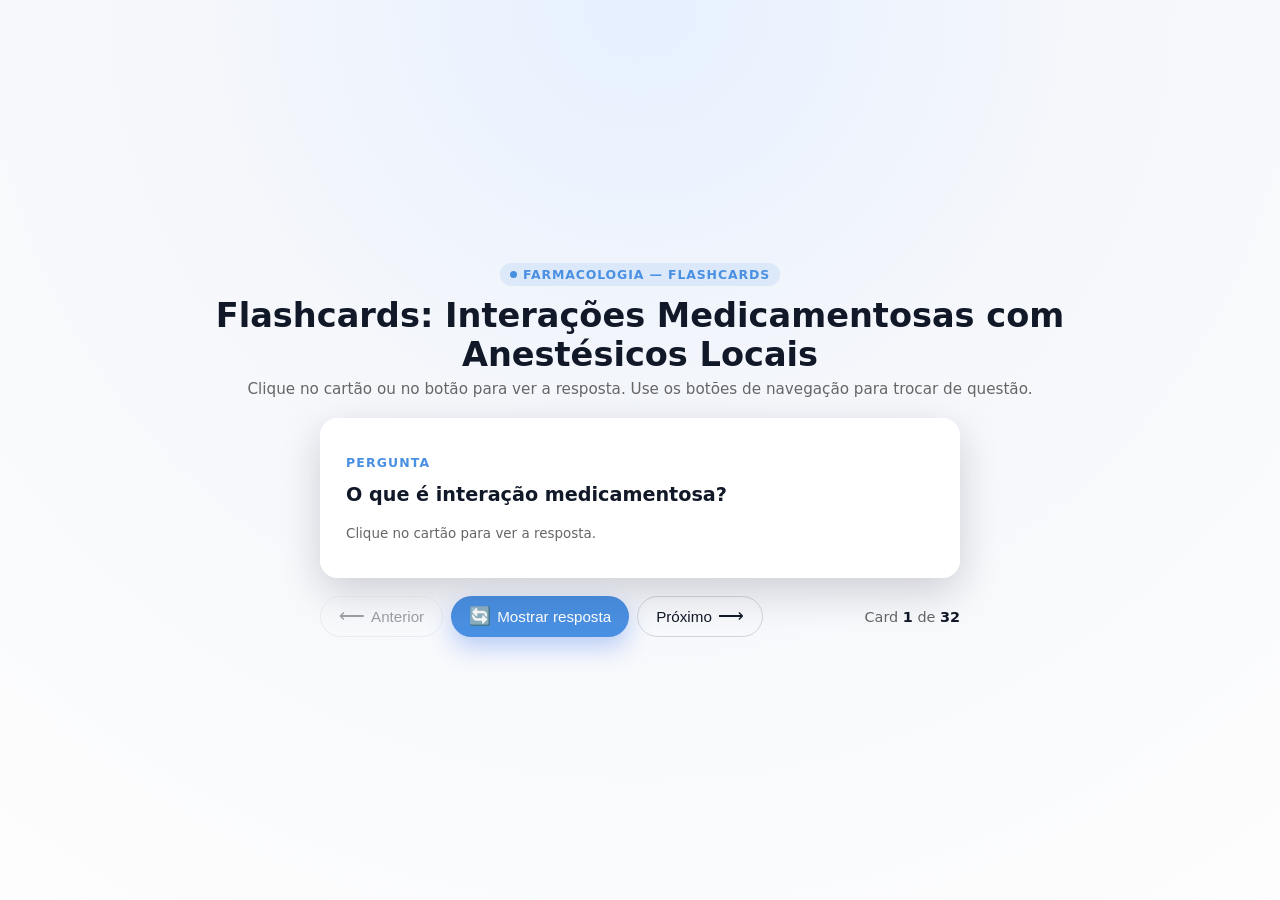
<file: hemofilia/index3.html>
<!DOCTYPE html>
<html lang="pt-BR">
<head>
  <meta charset="UTF-8">
  <title>Flashcards de Farmacologia</title>
  <meta name="viewport" content="width=device-width, initial-scale=1.0">

  <style>
    :root {
      --bg: #f5f7fb;
      --card-bg: #ffffff;
      --primary: #4a90e2;
      --primary-soft: rgba(74,144,226,0.12);
      --accent: #00b39f;
      --danger: #e85a4f;
      --text: #222;
      --muted: #666;
      --radius: 18px;
      --shadow: 0 14px 40px rgba(15, 23, 42, 0.18);
      --transition: 0.4s cubic-bezier(.25,.9,.25,1);
    }

    * {
      box-sizing: border-box;
      margin: 0;
      padding: 0;
    }

    body {
      font-family: system-ui, -apple-system, BlinkMacSystemFont, "Segoe UI", sans-serif;
      background: radial-gradient(circle at top, #e6f0ff 0, #f5f7fb 40%, #fdfdfd 100%);
      color: var(--text);
      min-height: 100vh;
      display: flex;
      align-items: center;
      justify-content: center;
      padding: 16px;
    }

    .app {
      width: 100%;
      max-width: 1000px;
      margin: 0 auto;
      text-align: center;
    }

    h1 {
      font-size: clamp(1.6rem, 4vw, 2.1rem);
      margin-bottom: 6px;
      color: #111827;
    }

    .subtitle {
      font-size: 0.95rem;
      color: var(--muted);
      margin-bottom: 20px;
      padding: 0 8px;
    }

    .chip {
      display: inline-flex;
      align-items: center;
      gap: 6px;
      padding: 4px 10px;
      border-radius: 999px;
      background: var(--primary-soft);
      color: var(--primary);
      font-size: 0.78rem;
      font-weight: 600;
      margin-bottom: 10px;
      text-transform: uppercase;
      letter-spacing: 0.07em;
    }

    .chip-dot {
      width: 7px;
      height: 7px;
      border-radius: 999px;
      background: var(--primary);
    }

    .card-wrapper {
      perspective: 1200px;
      height: 10%;
      margin: 0 auto 18px;
      position: relative;
      padding: 0 4px;
    }

    .card {
      width: 100%;
      max-width: 640px;
      margin: 0 auto;
      background: transparent;
      border-radius: var(--radius);
      box-shadow: none;
      position: relative;
      cursor: pointer;
    }

    .card-inner {
      position: relative;
      min-height: 160px;
      border-radius: var(--radius);
      background: var(--card-bg);
      box-shadow: var(--shadow);
      padding: 28px 26px;
      transform-style: preserve-3d;
      transition: transform var(--transition), box-shadow var(--transition), background 0.3s ease;
    }

    .card-inner:hover {
      box-shadow: 0 18px 48px rgba(15, 23, 42, 0.22);
      transform: translateY(-2px) rotateY(var(--rotateY, 0deg));
    }

    .card-inner {
      --rotateY: 0deg;
      transform: rotateY(0deg);
    }

    .card.flipped .card-inner {
      --rotateY: 180deg;
      transform: rotateY(180deg);
    }

    .face {
      position: absolute;
      inset: 0;
      backface-visibility: hidden;
      display: flex;
      flex-direction: column;
      justify-content: center;
      align-items: flex-start;
      text-align: left;
      padding: 28px 26px;
      border-radius: var(--radius);
      background: var(--card-bg);
    }

    .face.back {
      transform: rotateY(180deg);
    }

    .label {
      font-size: 0.78rem;
      text-transform: uppercase;
      letter-spacing: 0.09em;
      font-weight: 700;
      color: var(--primary);
      margin-bottom: 10px;
    }

    .question {
      font-size: 1.2rem;
      line-height: 1.6;
      font-weight: 600;
      color: #111827;
    }

    .answer {
      font-size: 1.03rem;
      color: #111827;
    }

    .answer strong {
      color: #0f766e;
    }

    .small-note {
      font-size: 0.84rem;
      color: var(--muted);
      margin-top: 16px;
    }

    .controls {
      display: flex;
      justify-content: space-between;
      align-items: center;
      width: 100%;
      max-width: 640px;
      margin: 0 auto;
      gap: 12px;
      flex-wrap: wrap;
    }

    .btn-group {
      display: flex;
      gap: 8px;
      flex-wrap: wrap;
      justify-content: center;
    }

    button {
      border: none;
      border-radius: 999px;
      padding: 9px 18px;
      font-size: 0.95rem;
      font-weight: 500;
      display: inline-flex;
      align-items: center;
      gap: 6px;
      cursor: pointer;
      transition: background 0.2s ease, transform 0.1s ease, box-shadow 0.2s ease;
      background: #e5e7eb;
      color: #111827;
      white-space: nowrap;
    }

    button span.icon {
      font-size: 1.1rem;
    }

    button.primary {
      background: var(--primary);
      color: white;
      box-shadow: 0 10px 25px rgba(37, 99, 235, 0.3);
    }

    button.primary:hover {
      background: #316fd0;
      transform: translateY(-1px);
      box-shadow: 0 14px 30px rgba(37, 99, 235, 0.4);
    }

    button.ghost {
      background: transparent;
      border: 1px solid #d1d5db;
    }

    button:hover:not(:disabled) {
      transform: translateY(-1px);
    }

    button:disabled {
      opacity: 0.4;
      cursor: not-allowed;
      box-shadow: none;
    }

    .counter {
      font-size: 0.9rem;
      color: var(--muted);
      text-align: center;
    }

    .counter strong {
      color: #111827;
    }

    /* Mobile */
    @media (max-width: 700px) {
      body {
        padding: 12px;
      }

      .card-wrapper {
        padding: 0;
      }

      .card-inner {
        padding: 20px 16px;
        box-shadow: 0 10px 26px rgba(15, 23, 42, 0.14);
      }

      .face {
        padding: 20px 16px;
      }

      .question,
      .answer {
        font-size: 1.02rem;
      }
      .controls {
        flex-direction: column;
        align-items: stretch;
        gap: 10px;
      }

      .btn-group {
        justify-content: center;
      }

      button {
        flex: 1 1 auto;
        justify-content: center;
      }
    }
  </style>
</head>
<body>

  <div class="app">
    <div class="chip">
      <span class="chip-dot"></span>
      Farmacologia — Flashcards
    </div>

    <h1>Flashcards: Interações Medicamentosas com Anestésicos Locais</h1>
    <p class="subtitle">
      Clique no cartão ou no botão para ver a resposta. Use os botões de navegação para trocar de questão.
    </p>

    <div class="card-wrapper">
      <div class="card" id="flashcard">
        <div class="card-inner">
          <div class="face front">
            <div class="label">Pergunta</div>
            <div class="question" id="question-text">
              O que você entende por farmacodinâmica?
            </div>
            <div class="small-note">Clique no cartão para ver a resposta.</div>
          </div>

          <div class="face back">
            <div class="label" style="color: var(--accent);">Resposta</div>
            <div class="answer" id="answer-text">
              Parte da farmacologia que estuda o que o fármaco faz no organismo,
              isto é, seus mecanismos de ação e efeitos bioquímicos e fisiológicos.
            </div>
            <div class="small-note">Clique novamente para voltar à pergunta.</div>
          </div>
        </div>
      </div>
    </div>

    <div class="controls">
      <div class="btn-group">
        <button id="prev-btn" class="ghost">
          <span class="icon">⟵</span> Anterior
        </button>

        <button id="flip-btn" class="primary">
          <span class="icon">🔄</span> Mostrar resposta
        </button>

        <button id="next-btn" class="ghost">
          Próximo <span class="icon">⟶</span>
        </button>
      </div>

      <div class="counter">
        Card <strong id="current-index">1</strong> de <strong id="total-cards">1</strong>
      </div>
    </div>
  </div>

  <script>
    const flashcards = [
      /* 1 – Conceito de interação */
      {
        question: "O que é interação medicamentosa?",
        answer: "É a alteração no efeito ou na toxicidade de um fármaco em virtude do uso concomitante de outros medicamentos (ou substâncias). Pode ser benéfica (aumentando a eficácia) ou prejudicial (reduzindo o efeito ou aumentando a toxicidade)."
      },
      /* 2 – Quando vira problema */
      {
        question: "Quando a interação medicamentosa se torna um problema clínico?",
        answer: "Quando suas consequências causam dano ao paciente, como aumento importante da toxicidade, falha terapêutica, descompensação de doenças de base ou até eventos irreversíveis, como arritmias graves e parada cardiorrespiratória."
      },
      /* 3 – Conceito de anestésico local */
      {
        question: "Qual é a principal ação dos anestésicos locais na odontologia?",
        answer: "Eles bloqueiam os canais de sódio das membranas plasmáticas, impedindo a despolarização e a condução do impulso nervoso. Assim, interrompem a transmissão do estímulo doloroso, sem alterar o nível de consciência do paciente."
      },
      /* 4 – Estrutura geral */
      {
        question: "Quais são as três porções principais da estrutura de um anestésico local?",
        answer: "1) Porção aromática lipofílica (facilita a penetração na membrana);\n2) Cadeia intermediária (do tipo éster ou amida);\n3) Grupamento amina hidrofílico (influencia solubilidade e velocidade de ação)."
      },
      /* 5 – Tipo éster */
      {
        question: "Quais são características dos anestésicos locais do tipo éster?",
        answer: "Possuem grupo funcional -COO-, são mais instáveis e mais propensos a reações alérgicas, pois sua metabolização forma ácidos (como PABA). Exemplos: procaína, benzocaína e tetracaína."
      },
      /* 6 – Tipo amida */
      {
        question: "Quais são características dos anestésicos locais do tipo amida?",
        answer: "Possuem grupo -CONH-, são metabolizados por enzimas hepáticas, têm efeito mais duradouro, maior estabilidade e menor tendência a provocar reações alérgicas quando comparados aos ésteres."
      },
      /* 7 – Conceito de receptor */
      {
        question: "O que são receptores celulares na farmacologia?",
        answer: "São grandes moléculas (geralmente proteínas) na membrana ou no interior da célula, responsáveis por reconhecer sinais químicos (como fármacos, hormônios e neurotransmissores) e desencadear respostas biológicas."
      },
      /* 8 – Ligante */
      {
        question: "O que é um ligante (ligand) em farmacologia?",
        answer: "É a molécula que se liga especificamente ao receptor, formando o complexo receptor–ligante. Pode ser agonista (ativa o receptor) ou antagonista (bloqueia a resposta)."
      },
      /* 9 – Afinidade e eficácia */
      {
        question: "Qual a diferença entre afinidade e eficácia de um fármaco?",
        answer: "<strong>Afinidade</strong>: capacidade de se ligar ao receptor.\n<strong>Eficácia</strong>: capacidade de, após se ligar, desencadear uma resposta biológica. Um fármaco pode ter alta afinidade, mas baixa eficácia (ex.: agonista parcial)."
      },
      /* 10 – Farmacodinâmica x Farmacocinética */
      {
        question: "Resuma a diferença entre farmacodinâmica e farmacocinética.",
        answer: "<strong>Farmacodinâmica</strong>: estuda o efeito do fármaco no organismo (receptores, resposta tecidual, intensidade do efeito).\n<strong>Farmacocinética</strong>: estuda o que o organismo faz com o fármaco (absorção, distribuição, metabolismo e excreção)."
      },
      /* 11 – Interações farmacodinâmicas */
      {
        question: "O que são interações farmacodinâmicas?",
        answer: "São interações que modificam a sensibilidade ou a resposta do tecido a um fármaco, podendo resultar em aumento (agonismo, sinergismo) ou redução (antagonismo) da resposta clínica, sem alterar a concentração plasmática do fármaco."
      },
      /* 12 – Interações farmacocinéticas */
      {
        question: "O que são interações farmacocinéticas?",
        answer: "São aquelas em que um fármaco altera a absorção, distribuição, ligação a proteínas, metabolismo ou excreção de outro. Modificam quanto de fármaco chega ao local de ação e por quanto tempo permanece ativo."
      },
      /* 13 – Lidocaína ficha básica */
      {
        question: "Qual o mecanismo de ação e a duração aproximada da lidocaína 2% com vasoconstritor?",
        answer: "A lidocaína bloqueia canais de sódio, impedindo a condução do impulso nervoso. Em odontologia, com vasoconstritor, promove cerca de 40–60 minutos de anestesia pulpar."
      },
      /* 14 – Indicações lidocaína */
      {
        question: "Liste algumas indicações clínicas da lidocaína 2% em odontologia.",
        answer: "Pode ser usada em: pacientes pediátricos, gestantes, diabéticos, cardiopatas hipertensos controlados (estágio I) e asmáticos, desde que respeitadas as doses e contraindicações."
      },
      /* 15 – Contraindicações lidocaína */
      {
        question: "Quais são algumas contraindicações importantes para o uso de lidocaína?",
        answer: "Alergia à lidocaína ou a componentes da fórmula, bloqueio cardíaco de 2º ou 3º grau (sem marcapasso) e doença hepática grave, que compromete o metabolismo do fármaco."
      },
      /* 16 – Toxicidade anestésicos locais: SNC */
      {
        question: "Quais são os principais sinais de toxicidade por anestésicos locais no sistema nervoso central (SNC)?",
        answer: "Inicialmente: excitação, tontura, zumbido, gosto metálico, ansiedade e confusão. Em seguida, podem surgir convulsões, seguidas de depressão do SNC, coma e parada respiratória em casos graves."
      },
      /* 17 – Toxicidade anestésicos locais: cardiovascular */
      {
        question: "Quais manifestações cardiovasculares podem ocorrer na toxicidade por anestésicos locais?",
        answer: "Taquicardia inicial, seguida de possível bradicardia, arritmias e, em situações extremas, parada cardíaca, especialmente com doses altas ou em pacientes cardiopatas."
      },
      /* 18 – Vasoconstritor + analgésico/anestésico */
      {
        question: "Por que se adicionam vasoconstritores às soluções de anestésicos locais?",
        answer: "Para prolongar a duração da anestesia, reduzir a absorção sistêmica do fármaco, diminuir o sangramento local e reduzir o risco de toxicidade sistêmica."
      },
      /* 19 – Reações alérgicas e ésteres */
      {
        question: "Por que anestésicos locais do tipo éster estão mais associados a reações alérgicas?",
        answer: "Porque sua metabolização pode gerar PABA (ácido para-aminobenzoico) e outros compostos ácidos, que são mais antigenênicos e podem desencadear hipersensibilidade."
      },
      /* 20 – Antidepressivos tricíclicos/IMAO */
      {
        question: "Qual o risco da associação de antidepressivos tricíclicos ou IMAO com anestésicos que contêm adrenalina?",
        answer: "Esses antidepressivos aumentam a sensibilidade adrenérgica, podendo intensificar os efeitos cardiovasculares da adrenalina e favorecer crises hipertensivas e arritmias graves."
      },
      /* 21 – Antidepressivos ISRS/IRSN */
      {
        question: "Como ISRS e IRSN podem influenciar a toxicidade dos anestésicos locais?",
        answer: "Eles interferem na recaptação de serotonina/noradrenalina e podem elevar a excitabilidade neuronal, facilitando convulsões quando ocorre toxicidade sistêmica por anestésicos locais."
      },
      /* 22 – Anti-hipertensivos e vasoconstritores */
      {
        question: "Qual a preocupação ao usar anestésicos locais com adrenalina em pacientes sob beta-bloqueadores não seletivos?",
        answer: "Há redução da capacidade de compensação cardiovascular, aumentando o risco de bradicardia e hipertensão paradoxal devido à ação combinada da adrenalina com o bloqueio beta."
      },
      /* 23 – Anticonvulsivantes indutores enzimáticos */
      {
        question: "Como anticonvulsivantes como carbamazepina e fenitoína interagem com anestésicos locais tipo amida?",
        answer: "Eles induzem enzimas hepáticas, acelerando o metabolismo das amidas, o que pode reduzir a duração e a eficácia clínica do anestésico local."
      },
      /* 24 – Benzodiazepínicos e toxicidade */
      {
        question: "Por que benzodiazepínicos podem dificultar o reconhecimento precoce da toxicidade por anestésicos locais?",
        answer: "Porque têm efeito sedativo e ansiolítico, mascarando sintomas iniciais de excitação do SNC (agitação, tremores), retardando o diagnóstico de LAST (toxicidade sistêmica por anestésico local)."
      },
      /* 25 – Macrolídeos e amidas */
      {
        question: "Qual o impacto dos antibióticos macrolídeos (ex.: eritromicina) sobre anestésicos locais do tipo amida?",
        answer: "Macrolídeos podem inibir o metabolismo hepático das amidas, aumentando os níveis plasmáticos do anestésico e o risco de toxicidade sistêmica."
      },
      /* 26 – Fluoroquinolonas */
      {
        question: "Por que fluoroquinolonas exigem cautela quando associadas a anestésicos locais?",
        answer: "Porque reduzem o limiar convulsivo, facilitando a ocorrência de crises epilépticas quando há toxicidade sistêmica por anestésicos locais."
      },
      /* 27 – Antiarrítmicos classe I */
      {
        question: "Como antiarrítmicos da classe I interagem com anestésicos locais?",
        answer: "Eles também bloqueiam canais de sódio. A associação com anestésicos locais potencializa o bloqueio da condução cardíaca e aumenta o risco de arritmias e depressão do automatismo."
      },
      /* 28 – Amiodarona */
      {
        question: "Qual o cuidado com a amiodarona em pacientes que receberão anestésicos locais?",
        answer: "A amiodarona deprime ainda mais a condução cardíaca; em conjunto com anestésicos locais, aumenta o risco de bradicardia, hipotensão e arritmias graves, exigindo monitorização rigorosa."
      },
      /* 29 – Anticoagulantes/antiagregantes */
      {
        question: "Por que anticoagulantes e antiagregantes aumentam o risco de toxicidade por anestésicos locais em bloqueios profundos?",
        answer: "Eles elevam o risco de hematomas em áreas muito vascularizadas; esses hematomas favorecem maior absorção sistêmica do anestésico, aumentando a chance de toxicidade."
      },
      /* 30 – Descongestionantes + adrenalina */
      {
        question: "Qual o risco da associação de descongestionantes simpaticomiméticos com anestésicos contendo adrenalina?",
        answer: "A soma dos efeitos adrenérgicos pode desencadear taquicardia, hipertensão e maior sobrecarga cardiovascular, sobretudo em pacientes com doença cardíaca ou hipertensão."
      },
      /* 31 – Anti-histamínicos sedativos */
      {
        question: "Como anti-histamínicos sedativos podem interferir na segurança dos anestésicos locais?",
        answer: "Por terem efeito depressor do SNC, podem potencializar sonolência e confusão, dificultando a percepção precoce de sinais de toxicidade neurológica por anestésicos locais."
      },
      /* 32 – Monitorização clínica e laboratorial */
      {
        question: "Quais são pilares importantes da monitorização de pacientes em uso de múltiplos fármacos e anestésicos locais?",
        answer: "1) Avaliação periódica com exames laboratoriais (função hepática, renal, níveis de fármacos);\n2) Observação de sinais e sintomas (tontura, sangramento, náuseas);\n3) Registro sistemático de mudanças clínicas após início ou suspensão de medicamentos."
      }
    ];

    const card = document.getElementById("flashcard");
    const questionText = document.getElementById("question-text");
    const answerText = document.getElementById("answer-text");
    const prevBtn = document.getElementById("prev-btn");
    const nextBtn = document.getElementById("next-btn");
    const flipBtn = document.getElementById("flip-btn");
    const currentIndexSpan = document.getElementById("current-index");
    const totalCardsSpan = document.getElementById("total-cards");

    let currentIndex = 0;
    let isFlipped = false;

    function renderCard() {
      const cardData = flashcards[currentIndex];
      questionText.textContent = cardData.question;
      answerText.innerHTML = cardData.answer.replace(/\n/g, "<br>");

      currentIndexSpan.textContent = currentIndex + 1;
      totalCardsSpan.textContent = flashcards.length;

      prevBtn.disabled = currentIndex === 0;
      nextBtn.disabled = currentIndex === flashcards.length - 1;

      if (isFlipped) {
        toggleFlip(false);
      }
    }

    function toggleFlip(forceState) {
      if (typeof forceState === "boolean") {
        isFlipped = forceState;
      } else {
        isFlipped = !isFlipped;
      }

      if (isFlipped) {
        card.classList.add("flipped");
        flipBtn.innerHTML = '<span class="icon">👀</span> Mostrar pergunta';
      } else {
        card.classList.remove("flipped");
        flipBtn.innerHTML = '<span class="icon">🔄</span> Mostrar resposta';
      }
    }

    card.addEventListener("click", () => {
      toggleFlip();
    });

    flipBtn.addEventListener("click", () => {
      toggleFlip();
    });

    prevBtn.addEventListener("click", () => {
      if (currentIndex > 0) {
        currentIndex--;
        renderCard();
      }
    });

    nextBtn.addEventListener("click", () => {
      if (currentIndex < flashcards.length - 1) {
        currentIndex++;
        renderCard();
      }
    });

    renderCard();
  </script>
</body>
</html>
</file>
